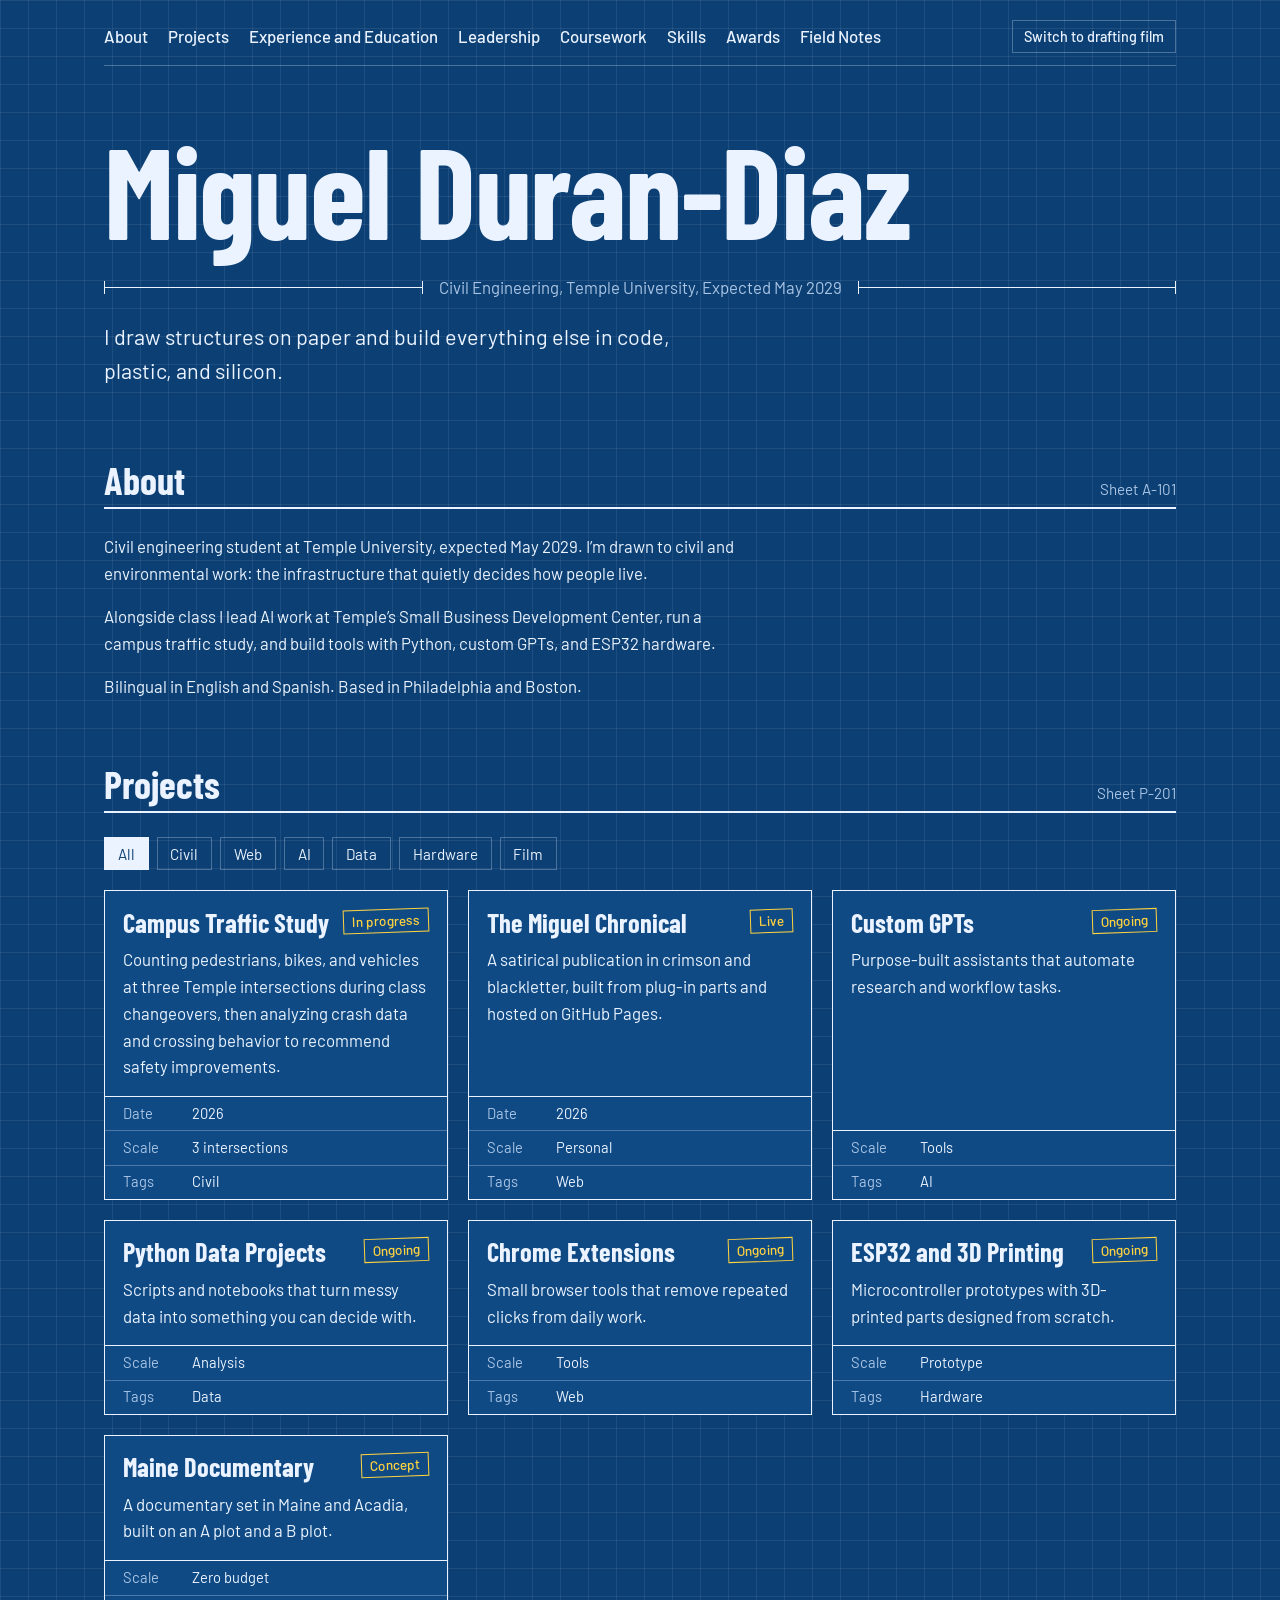
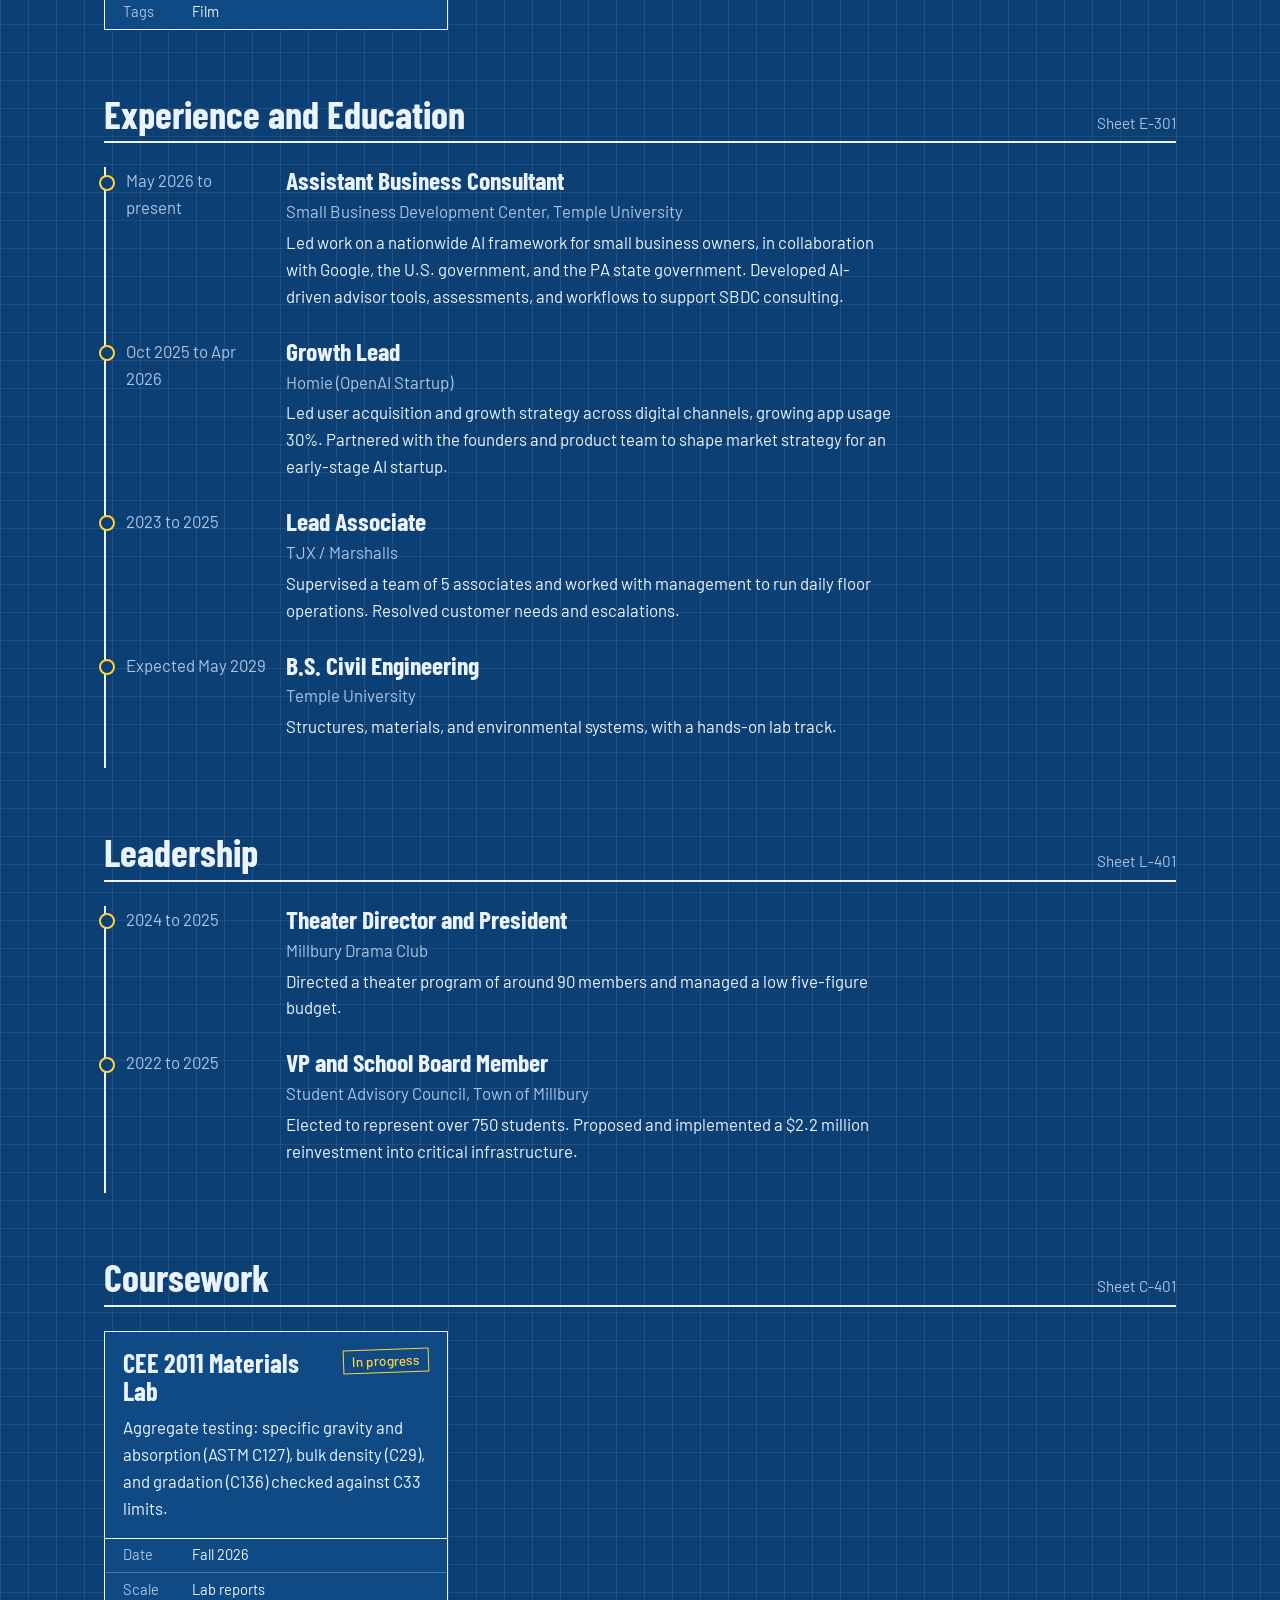
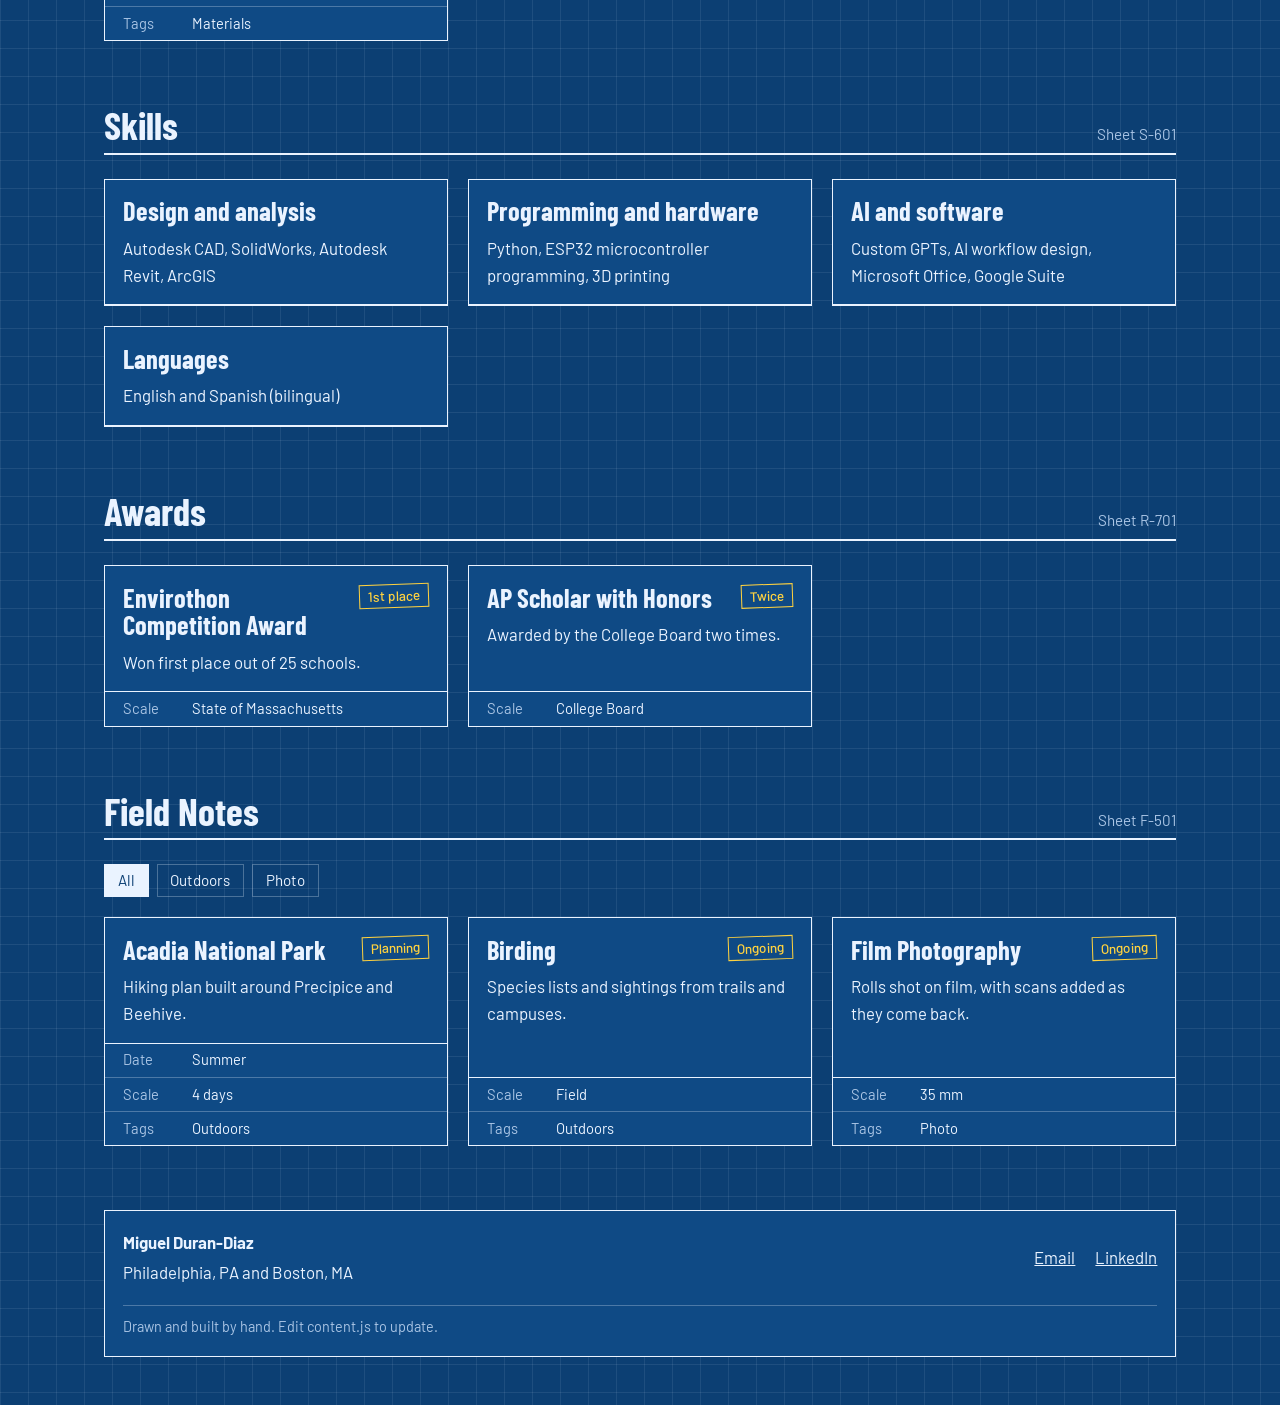
<file: index.html>
<!doctype html><html lang="en"><head><meta charset="utf-8"><meta name="viewport" content="width=device-width,initial-scale=1"><title>Miguel Duran-Diaz | Portfolio</title><meta name="description" content="I draw structures on paper and build everything else in code, plastic, and silicon."><link rel="preconnect" href="https://fonts.googleapis.com"><link rel="preconnect" href="https://fonts.gstatic.com" crossorigin><link href="https://fonts.googleapis.com/css2?family=Barlow+Condensed:wght@400;700&display=swap" rel="stylesheet"><link href="https://fonts.googleapis.com/css2?family=Barlow:wght@400;700&display=swap" rel="stylesheet"><style>:root{--bg:#eef2f4;--ink:#0c3f73;--mute:#47688a;--rule:#0c3f7340;--grid:#0c3f7313;--acc:#9a6200;--paper:#f8fbfc}
[data-theme=dark]{--bg:#0c3f73;--ink:#eaf3ff;--mute:#a9c4e4;--rule:#eaf3ff47;--grid:#eaf3ff15;--acc:#ffd23f;--paper:#0f4a85}
*{box-sizing:border-box}
html{scroll-behavior:smooth}
body{margin:0;background:var(--bg);color:var(--ink);font:400 1.05rem/1.6 Barlow,system-ui,sans-serif;
background-image:linear-gradient(var(--grid) 1px,transparent 1px),linear-gradient(90deg,var(--grid) 1px,transparent 1px);background-size:28px 28px}
#app{max-width:70rem;margin:0 auto;padding:1.25rem 1.5rem 3rem}
h1,h2,h3{font-family:'Barlow Condensed',Barlow,sans-serif;font-weight:700;line-height:1.05;margin:0}
a{color:inherit}
a:focus-visible,button:focus-visible{outline:2px solid var(--acc);outline-offset:3px}
.nav{display:flex;flex-wrap:wrap;gap:1.25rem;align-items:center;font-weight:500;border-bottom:1px solid var(--rule);padding-bottom:.75rem}
.nav a{text-decoration:none}.nav a:hover{text-decoration:underline;text-decoration-color:var(--acc);text-underline-offset:5px}
.theme{margin-left:auto;font:inherit;font-size:.9rem;color:var(--ink);background:none;border:1px solid var(--rule);padding:.25rem .7rem;cursor:pointer}
.theme:hover{border-color:var(--acc)}
h1{font-size:clamp(3.2rem,11vw,8rem);letter-spacing:-.01em;margin-top:3.5rem}
.dim{display:flex;align-items:center;gap:1rem;margin:1.1rem 0;color:var(--mute);animation:draw 1.2s ease-out}
.dim::before,.dim::after{content:"";flex:1;height:13px;background:linear-gradient(var(--ink),var(--ink)) left/1px 100% no-repeat,linear-gradient(var(--ink),var(--ink)) right/1px 100% no-repeat,linear-gradient(var(--ink),var(--ink)) center/100% 1px no-repeat}
@keyframes draw{from{clip-path:inset(0 100% 0 0)}to{clip-path:inset(0)}}
.tag{font-size:1.35rem;max-width:36rem;margin:0 0 4.5rem}
section{margin-bottom:4rem;scroll-margin-top:1rem}
.sh{display:flex;justify-content:space-between;align-items:baseline;gap:1rem;border-bottom:2px solid var(--ink);padding-bottom:.4rem;margin-bottom:1.5rem}
h2{font-size:2.4rem}.sheet{color:var(--mute);font-size:.95rem}
.prose{max-width:40rem}.prose p{margin:0 0 1rem}
.chips{display:flex;flex-wrap:wrap;gap:.5rem;margin-bottom:1.25rem}
.chips button{font:inherit;font-size:.95rem;color:var(--ink);background:none;border:1px solid var(--rule);padding:.2rem .8rem;cursor:pointer}
.chips button.on{background:var(--ink);color:var(--bg);border-color:var(--ink)}
.grid{display:grid;grid-template-columns:repeat(auto-fill,minmax(19rem,1fr));gap:1.25rem}
.card{background:var(--paper);border:1px solid var(--ink);padding:1.1rem 1.1rem 0;display:flex;flex-direction:column}
.card[hidden]{display:none}
.card header{display:flex;justify-content:space-between;align-items:flex-start;gap:.75rem}
.card h3{font-size:1.65rem}
.card p{margin:.6rem 0 1rem;flex:1}
.stamp{font-weight:500;font-size:.85rem;color:var(--acc);border:1px solid var(--acc);padding:0 .5rem;white-space:nowrap;transform:rotate(-2deg)}
.tb{display:grid;margin:0 -1.1rem;border-top:1px solid var(--ink)}
.tb div{display:flex;gap:.75rem;padding:.3rem 1.1rem;border-bottom:1px solid var(--rule);font-size:.92rem}
.tb div:last-child{border-bottom:0}
.tb dt{width:3.6rem;color:var(--mute)}.tb dd{margin:0}
.more{display:block;margin:0 -1.1rem;padding:.55rem 1.1rem;border-top:1px solid var(--ink);font-weight:500;text-decoration:none}
.more:hover{background:var(--ink);color:var(--bg)}
.tl{list-style:none;margin:0;padding:0;border-left:2px solid var(--ink)}
.tl li{display:grid;grid-template-columns:9rem 1fr;gap:1rem;padding:0 0 1.75rem 1.25rem;position:relative}
.tl li::before{content:"";position:absolute;left:-7px;top:.45rem;width:12px;height:12px;background:var(--bg);border:2px solid var(--acc);border-radius:50%}
.when{color:var(--mute)}.tl h3{font-size:1.6rem}.tl p{margin:.25rem 0 0;max-width:38rem}.tl .org{color:var(--mute)}
.foot{display:grid;grid-template-columns:1fr auto;gap:1rem 2rem;border:1px solid var(--ink);background:var(--paper);padding:1.1rem}
.foot p{margin:.2rem 0 0}.links{display:flex;gap:1.25rem;align-items:center}.small{grid-column:1/-1;color:var(--mute);font-size:.9rem;border-top:1px solid var(--rule);padding-top:.6rem}
@media(max-width:40rem){.tl li{grid-template-columns:1fr;gap:.2rem}.foot{grid-template-columns:1fr}.theme{margin-left:0}}
@media(prefers-reduced-motion:reduce){.dim{animation:none}html{scroll-behavior:auto}}

:root{--bg:#eef2f4;--ink:#0c3f73;--mute:#47688a;--acc:#9a6200;--paper:#f8fbfc;--rule:#0c3f7347;--grid:#0c3f7315}[data-theme=dark]{--bg:#0c3f73;--ink:#eaf3ff;--mute:#a9c4e4;--acc:#ffd23f;--paper:#0f4a85;--rule:#eaf3ff47;--grid:#eaf3ff15}
body{font-family:'Barlow',system-ui,sans-serif;background-size:28px 28px}h1,h2,h3{font-family:'Barlow Condensed','Barlow',sans-serif}#app{max-width:70rem}
</style></head><body><div id="app"></div><script type="application/json" id="site-data">{"name":"Miguel Duran-Diaz","role":"Civil Engineering, Temple University, Expected May 2029","tagline":"I draw structures on paper and build everything else in code, plastic, and silicon.","contact":{"email":"work.duran.miguel@gmail.com","github":"","linkedin":"https://www.linkedin.com/in/miguel-duran-diaz/","location":"Philadelphia, PA and Boston, MA"},"sections":[{"id":"about","title":"About","sheet":"A-101","type":"text","body":["Civil engineering student at Temple University, expected May 2029. I’m drawn to civil and environmental work: the infrastructure that quietly decides how people live.","Alongside class I lead AI work at Temple’s Small Business Development Center, run a campus traffic study, and build tools with Python, custom GPTs, and ESP32 hardware.","Bilingual in English and Spanish. Based in Philadelphia and Boston."]},{"id":"projects","title":"Projects","sheet":"P-201","type":"cards","items":[{"title":"Campus Traffic Study","status":"In progress","date":"2026","scale":"3 intersections","tags":["Civil"],"blurb":"Counting pedestrians, bikes, and vehicles at three Temple intersections during class changeovers, then analyzing crash data and crossing behavior to recommend safety improvements."},{"title":"The Miguel Chronical","status":"Live","date":"2026","scale":"Personal","tags":["Web"],"blurb":"A satirical publication in crimson and blackletter, built from plug-in parts and hosted on GitHub Pages."},{"title":"Custom GPTs","status":"Ongoing","scale":"Tools","tags":["AI"],"blurb":"Purpose-built assistants that automate research and workflow tasks."},{"title":"Python Data Projects","status":"Ongoing","scale":"Analysis","tags":["Data"],"blurb":"Scripts and notebooks that turn messy data into something you can decide with."},{"title":"Chrome Extensions","status":"Ongoing","scale":"Tools","tags":["Web"],"blurb":"Small browser tools that remove repeated clicks from daily work."},{"title":"ESP32 and 3D Printing","status":"Ongoing","scale":"Prototype","tags":["Hardware"],"blurb":"Microcontroller prototypes with 3D-printed parts designed from scratch."},{"title":"Maine Documentary","status":"Concept","scale":"Zero budget","tags":["Film"],"blurb":"A documentary set in Maine and Acadia, built on an A plot and a B plot."}]},{"id":"experience","title":"Experience and Education","sheet":"E-301","type":"timeline","items":[{"when":"May 2026 to present","what":"Assistant Business Consultant","where":"Small Business Development Center, Temple University","blurb":"Led work on a nationwide AI framework for small business owners, in collaboration with Google, the U.S. government, and the PA state government. Developed AI-driven advisor tools, assessments, and workflows to support SBDC consulting."},{"when":"Oct 2025 to Apr 2026","what":"Growth Lead","where":"Homie (OpenAI Startup)","blurb":"Led user acquisition and growth strategy across digital channels, growing app usage 30%. Partnered with the founders and product team to shape market strategy for an early-stage AI startup."},{"when":"2023 to 2025","what":"Lead Associate","where":"TJX / Marshalls","blurb":"Supervised a team of 5 associates and worked with management to run daily floor operations. Resolved customer needs and escalations."},{"when":"Expected May 2029","what":"B.S. Civil Engineering","where":"Temple University","blurb":"Structures, materials, and environmental systems, with a hands-on lab track."}]},{"id":"leadership","title":"Leadership","sheet":"L-401","type":"timeline","items":[{"when":"2024 to 2025","what":"Theater Director and President","where":"Millbury Drama Club","blurb":"Directed a theater program of around 90 members and managed a low five-figure budget."},{"when":"2022 to 2025","what":"VP and School Board Member","where":"Student Advisory Council, Town of Millbury","blurb":"Elected to represent over 750 students. Proposed and implemented a $2.2 million reinvestment into critical infrastructure."}]},{"id":"coursework","title":"Coursework","sheet":"C-401","type":"cards","items":[{"title":"CEE 2011 Materials Lab","status":"In progress","date":"Fall 2026","scale":"Lab reports","tags":["Materials"],"blurb":"Aggregate testing: specific gravity and absorption (ASTM C127), bulk density (C29), and gradation (C136) checked against C33 limits."}]},{"id":"skills","title":"Skills","sheet":"S-601","type":"cards","items":[{"title":"Design and analysis","blurb":"Autodesk CAD, SolidWorks, Autodesk Revit, ArcGIS"},{"title":"Programming and hardware","blurb":"Python, ESP32 microcontroller programming, 3D printing"},{"title":"AI and software","blurb":"Custom GPTs, AI workflow design, Microsoft Office, Google Suite"},{"title":"Languages","blurb":"English and Spanish (bilingual)"}]},{"id":"awards","title":"Awards","sheet":"R-701","type":"cards","items":[{"title":"Envirothon Competition Award","status":"1st place","scale":"State of Massachusetts","blurb":"Won first place out of 25 schools."},{"title":"AP Scholar with Honors","status":"Twice","scale":"College Board","blurb":"Awarded by the College Board two times."}]},{"id":"field","title":"Field Notes","sheet":"F-501","type":"cards","items":[{"title":"Acadia National Park","status":"Planning","date":"Summer","scale":"4 days","tags":["Outdoors"],"blurb":"Hiking plan built around Precipice and Beehive."},{"title":"Birding","status":"Ongoing","scale":"Field","tags":["Outdoors"],"blurb":"Species lists and sightings from trails and campuses."},{"title":"Film Photography","status":"Ongoing","scale":"35 mm","tags":["Photo"],"blurb":"Rolls shot on film, with scans added as they come back."}]}],"design":{"dark":{"bg":"#0c3f73","ink":"#eaf3ff","mute":"#a9c4e4","acc":"#ffd23f","paper":"#0f4a85"},"light":{"bg":"#eef2f4","ink":"#0c3f73","mute":"#47688a","acc":"#9a6200","paper":"#f8fbfc"},"theme":"dark","head":"Barlow Condensed","body":"Barlow","grid":28,"width":70,"css":""}}</script><script>window.SITE=JSON.parse(document.getElementById('site-data').textContent);(()=>{const S=window.SITE,$=s=>document.querySelector(s);
const h=(t,c,...k)=>{const e=document.createElement(t);if(c)e.className=c;k.flat(2).forEach(x=>e.append(x&&x.nodeType?x:document.createTextNode(x==null?'':x)));return e};
const a=(u,t,c)=>{const e=h('a',c||'',t);e.href=u;if(/^https?:/.test(u)){e.target='_blank';e.rel='noopener'}return e};
const card=i=>{const tags=i.tags||[],c=h('article','card');c.dataset.tags=tags.join('|');
c.append(h('header','',h('h3','',i.title),i.status?h('span','stamp',i.status):''),h('p','',i.blurb),
h('dl','tb',[['Date',i.date],['Scale',i.scale],['Tags',tags.join(', ')]].filter(r=>r[1]).map(r=>h('div','',h('dt','',r[0]),h('dd','',r[1])))));
if(i.link)c.append(a(i.link,i.linkText||'View project','more'));return c};
const R={text:s=>h('div','prose',s.body.map(p=>h('p','',p))),
cards:s=>{const g=h('div','grid'),w=h('div'),tags=[...new Set(s.items.flatMap(i=>i.tags||[]))];
if(tags.length>1){const bar=h('div','chips');['All',...tags].forEach((t,n)=>{const b=h('button',n?'':'on',t);
b.onclick=()=>{bar.querySelectorAll('button').forEach(x=>x.classList.toggle('on',x===b));
g.querySelectorAll('.card').forEach(c=>c.hidden=!!n&&!c.dataset.tags.split('|').includes(t))};bar.append(b)});w.append(bar)}
s.items.forEach(i=>g.append(card(i)));w.append(g);return w},
timeline:s=>h('ol','tl',s.items.map(i=>h('li','',h('span','when',i.when),h('div','',h('h3','',i.what),i.where?h('p','org',i.where):'',h('p','',i.blurb)))))};
const sec=s=>{const e=h('section','',h('div','sh',h('h2','',s.title),s.sheet?h('span','sheet','Sheet '+s.sheet):''),(R[s.type]||R.text)(s));e.id=s.id;return e};
const ct=S.contact||{},tg=h('button','theme','');
const setT=m=>{document.documentElement.dataset.theme=m;tg.textContent=m==='dark'?'Switch to drafting film':'Switch to blueprint';try{localStorage.setItem('theme',m)}catch(e){}};
tg.onclick=()=>setT(document.documentElement.dataset.theme==='dark'?'light':'dark');
let saved;try{saved=localStorage.getItem('theme')}catch(e){}setT((window.__pv?0:saved)||(S.design&&S.design.theme)||'dark');
document.title=S.name+' | Portfolio';
const links=[['Email',ct.email&&'mailto:'+ct.email],['GitHub',ct.github],['LinkedIn',ct.linkedin]].filter(l=>l[1]).map(l=>a(l[1],l[0]));
$('#app').replaceChildren(
h('header','top',h('nav','nav',S.sections.map(s=>a('#'+s.id,s.title)),tg),h('h1','',S.name),h('div','dim',h('span','',S.role)),h('p','tag',S.tagline)),
h('main','',S.sections.map(sec)),
h('footer','foot',h('div','',h('strong','',S.name),h('p','',ct.location||'')),h('div','links',links),h('p','small','Drawn and built by hand. Edit content.js to update.')));
})();
</script></body></html>
</file>
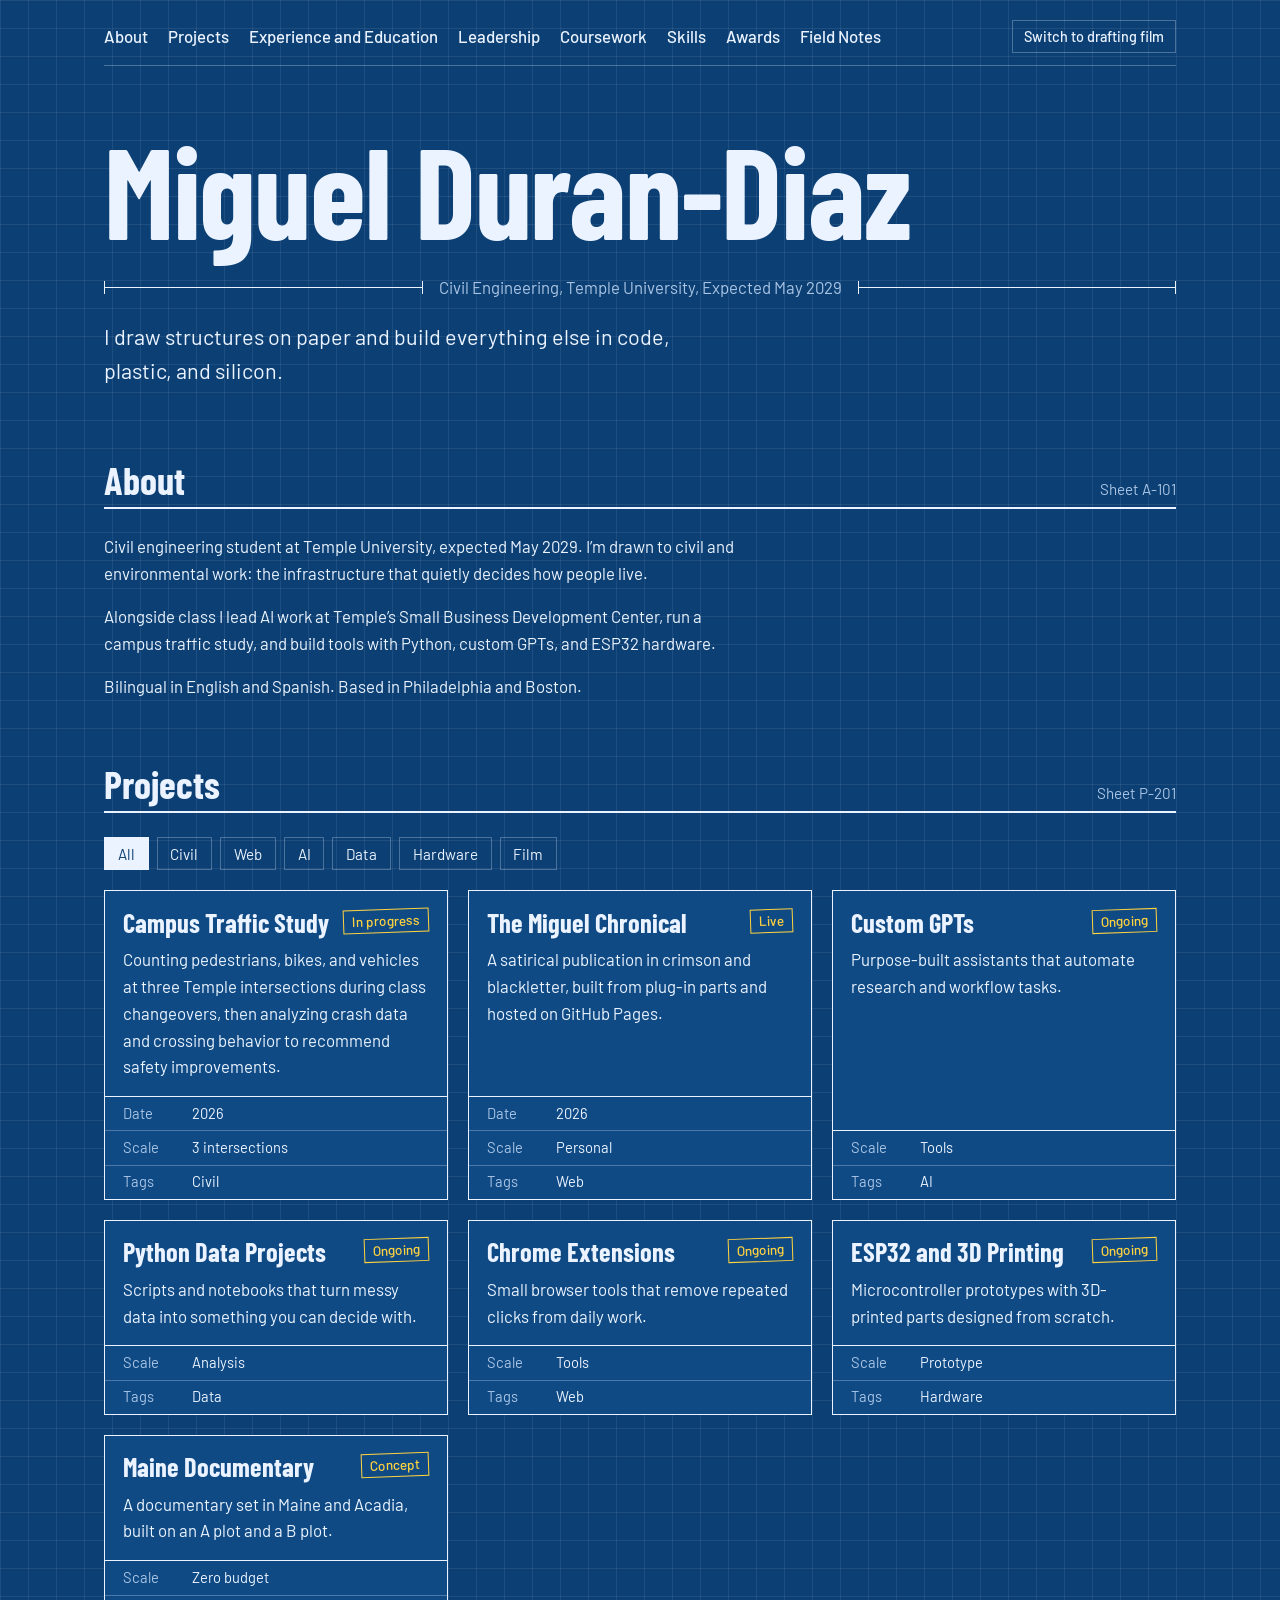
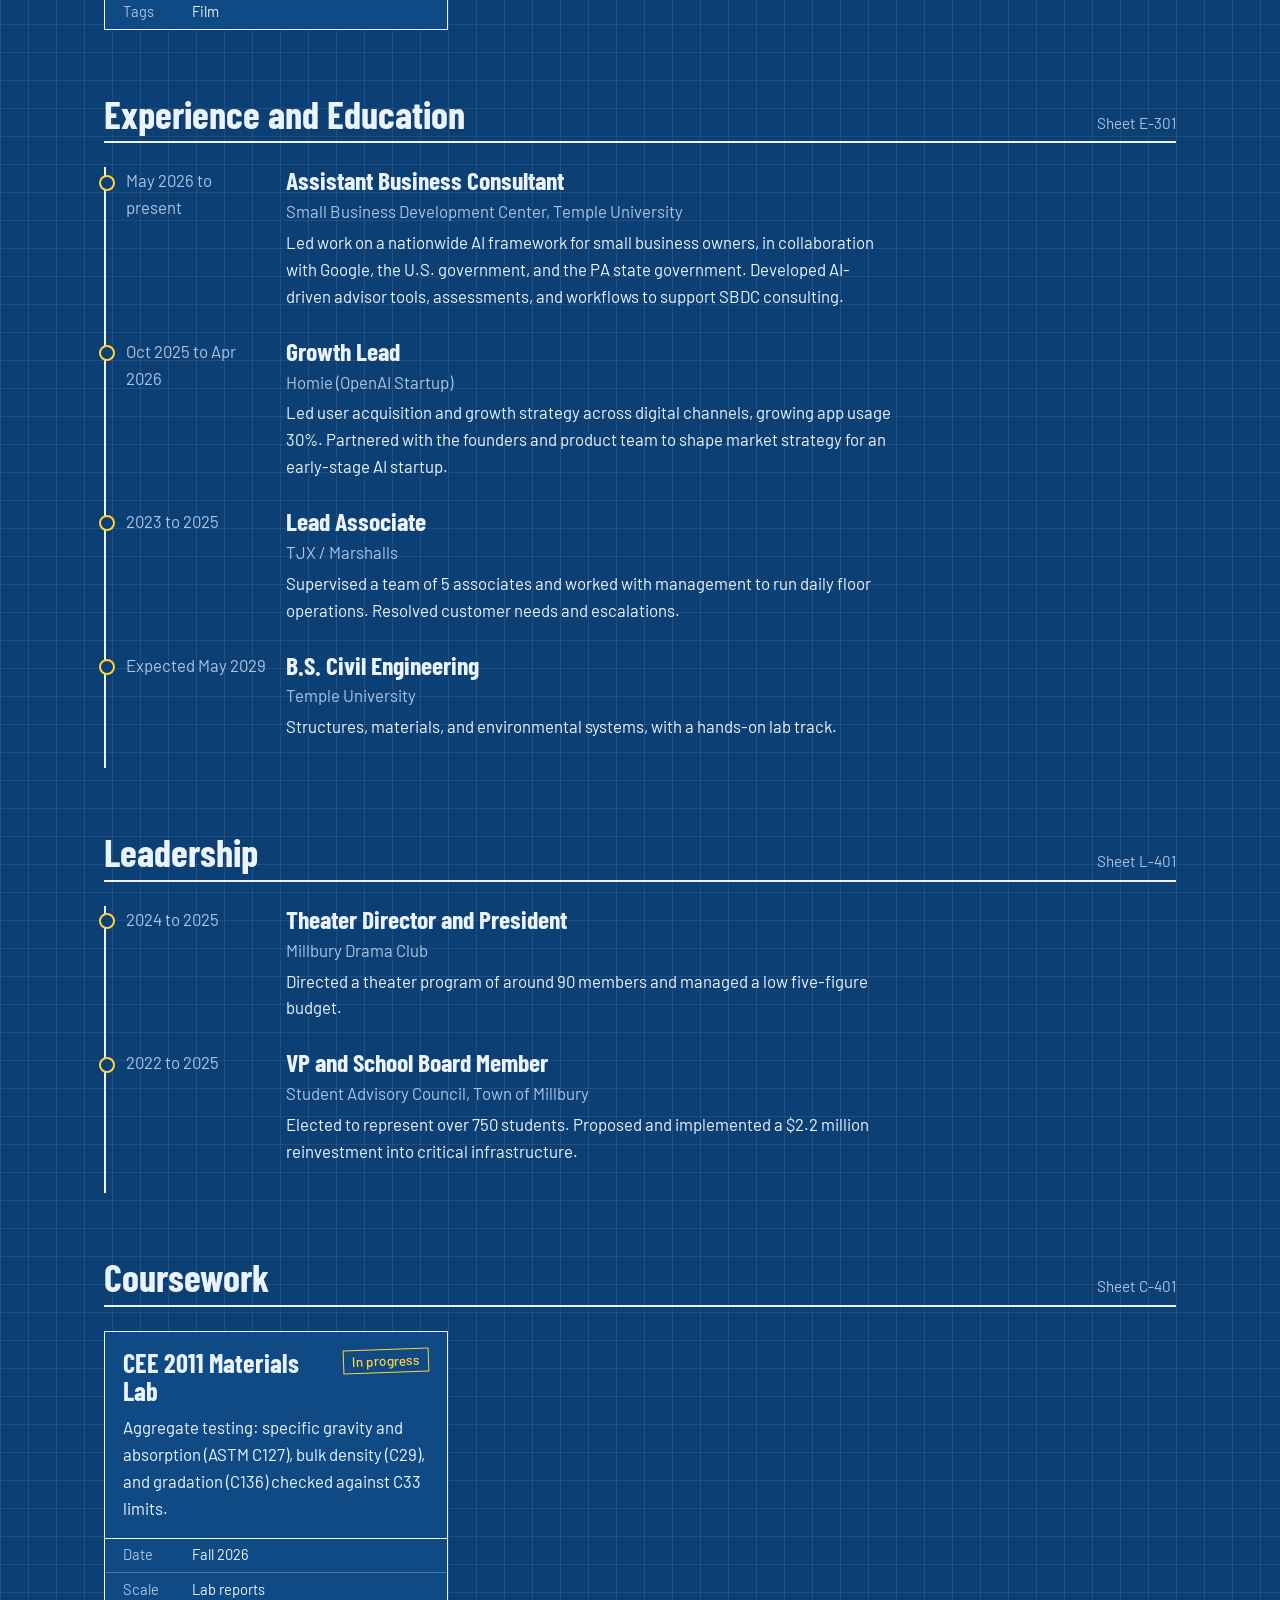
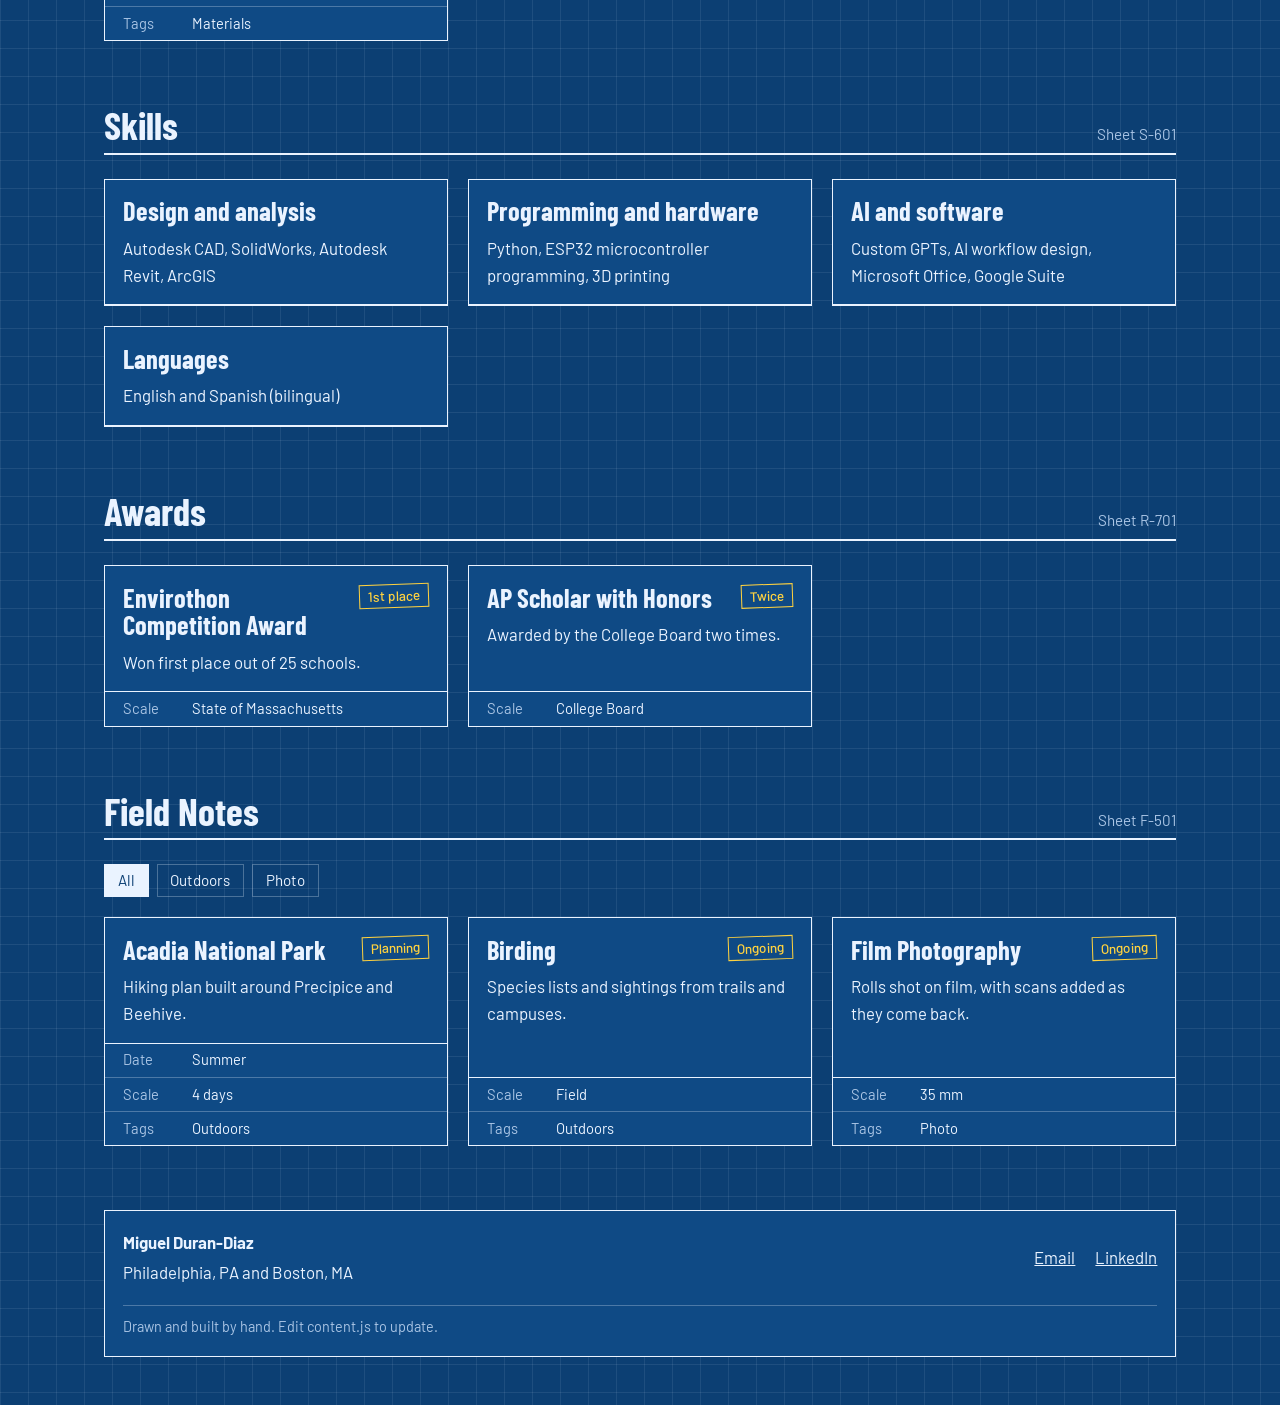
<file: index (1).html>
<!doctype html><html lang="en"><head><meta charset="utf-8"><meta name="viewport" content="width=device-width,initial-scale=1"><title>Miguel Duran-Diaz | Portfolio</title><meta name="description" content="I draw structures on paper and build everything else in code, plastic, and silicon."><link rel="preconnect" href="https://fonts.googleapis.com"><link rel="preconnect" href="https://fonts.gstatic.com" crossorigin><link href="https://fonts.googleapis.com/css2?family=Barlow+Condensed:wght@400;700&display=swap" rel="stylesheet"><link href="https://fonts.googleapis.com/css2?family=Barlow:wght@400;700&display=swap" rel="stylesheet"><style>:root{--bg:#eef2f4;--ink:#0c3f73;--mute:#47688a;--rule:#0c3f7340;--grid:#0c3f7313;--acc:#9a6200;--paper:#f8fbfc}
[data-theme=dark]{--bg:#0c3f73;--ink:#eaf3ff;--mute:#a9c4e4;--rule:#eaf3ff47;--grid:#eaf3ff15;--acc:#ffd23f;--paper:#0f4a85}
*{box-sizing:border-box}
html{scroll-behavior:smooth}
body{margin:0;background:var(--bg);color:var(--ink);font:400 1.05rem/1.6 Barlow,system-ui,sans-serif;
background-image:linear-gradient(var(--grid) 1px,transparent 1px),linear-gradient(90deg,var(--grid) 1px,transparent 1px);background-size:28px 28px}
#app{max-width:70rem;margin:0 auto;padding:1.25rem 1.5rem 3rem}
h1,h2,h3{font-family:'Barlow Condensed',Barlow,sans-serif;font-weight:700;line-height:1.05;margin:0}
a{color:inherit}
a:focus-visible,button:focus-visible{outline:2px solid var(--acc);outline-offset:3px}
.nav{display:flex;flex-wrap:wrap;gap:1.25rem;align-items:center;font-weight:500;border-bottom:1px solid var(--rule);padding-bottom:.75rem}
.nav a{text-decoration:none}.nav a:hover{text-decoration:underline;text-decoration-color:var(--acc);text-underline-offset:5px}
.theme{margin-left:auto;font:inherit;font-size:.9rem;color:var(--ink);background:none;border:1px solid var(--rule);padding:.25rem .7rem;cursor:pointer}
.theme:hover{border-color:var(--acc)}
h1{font-size:clamp(3.2rem,11vw,8rem);letter-spacing:-.01em;margin-top:3.5rem}
.dim{display:flex;align-items:center;gap:1rem;margin:1.1rem 0;color:var(--mute);animation:draw 1.2s ease-out}
.dim::before,.dim::after{content:"";flex:1;height:13px;background:linear-gradient(var(--ink),var(--ink)) left/1px 100% no-repeat,linear-gradient(var(--ink),var(--ink)) right/1px 100% no-repeat,linear-gradient(var(--ink),var(--ink)) center/100% 1px no-repeat}
@keyframes draw{from{clip-path:inset(0 100% 0 0)}to{clip-path:inset(0)}}
.tag{font-size:1.35rem;max-width:36rem;margin:0 0 4.5rem}
section{margin-bottom:4rem;scroll-margin-top:1rem}
.sh{display:flex;justify-content:space-between;align-items:baseline;gap:1rem;border-bottom:2px solid var(--ink);padding-bottom:.4rem;margin-bottom:1.5rem}
h2{font-size:2.4rem}.sheet{color:var(--mute);font-size:.95rem}
.prose{max-width:40rem}.prose p{margin:0 0 1rem}
.chips{display:flex;flex-wrap:wrap;gap:.5rem;margin-bottom:1.25rem}
.chips button{font:inherit;font-size:.95rem;color:var(--ink);background:none;border:1px solid var(--rule);padding:.2rem .8rem;cursor:pointer}
.chips button.on{background:var(--ink);color:var(--bg);border-color:var(--ink)}
.grid{display:grid;grid-template-columns:repeat(auto-fill,minmax(19rem,1fr));gap:1.25rem}
.card{background:var(--paper);border:1px solid var(--ink);padding:1.1rem 1.1rem 0;display:flex;flex-direction:column}
.card[hidden]{display:none}
.card header{display:flex;justify-content:space-between;align-items:flex-start;gap:.75rem}
.card h3{font-size:1.65rem}
.card p{margin:.6rem 0 1rem;flex:1}
.stamp{font-weight:500;font-size:.85rem;color:var(--acc);border:1px solid var(--acc);padding:0 .5rem;white-space:nowrap;transform:rotate(-2deg)}
.tb{display:grid;margin:0 -1.1rem;border-top:1px solid var(--ink)}
.tb div{display:flex;gap:.75rem;padding:.3rem 1.1rem;border-bottom:1px solid var(--rule);font-size:.92rem}
.tb div:last-child{border-bottom:0}
.tb dt{width:3.6rem;color:var(--mute)}.tb dd{margin:0}
.more{display:block;margin:0 -1.1rem;padding:.55rem 1.1rem;border-top:1px solid var(--ink);font-weight:500;text-decoration:none}
.more:hover{background:var(--ink);color:var(--bg)}
.tl{list-style:none;margin:0;padding:0;border-left:2px solid var(--ink)}
.tl li{display:grid;grid-template-columns:9rem 1fr;gap:1rem;padding:0 0 1.75rem 1.25rem;position:relative}
.tl li::before{content:"";position:absolute;left:-7px;top:.45rem;width:12px;height:12px;background:var(--bg);border:2px solid var(--acc);border-radius:50%}
.when{color:var(--mute)}.tl h3{font-size:1.6rem}.tl p{margin:.25rem 0 0;max-width:38rem}.tl .org{color:var(--mute)}
.foot{display:grid;grid-template-columns:1fr auto;gap:1rem 2rem;border:1px solid var(--ink);background:var(--paper);padding:1.1rem}
.foot p{margin:.2rem 0 0}.links{display:flex;gap:1.25rem;align-items:center}.small{grid-column:1/-1;color:var(--mute);font-size:.9rem;border-top:1px solid var(--rule);padding-top:.6rem}
@media(max-width:40rem){.tl li{grid-template-columns:1fr;gap:.2rem}.foot{grid-template-columns:1fr}.theme{margin-left:0}}
@media(prefers-reduced-motion:reduce){.dim{animation:none}html{scroll-behavior:auto}}

:root{--bg:#eef2f4;--ink:#0c3f73;--mute:#47688a;--acc:#9a6200;--paper:#f8fbfc;--rule:#0c3f7347;--grid:#0c3f7315}[data-theme=dark]{--bg:#0c3f73;--ink:#eaf3ff;--mute:#a9c4e4;--acc:#ffd23f;--paper:#0f4a85;--rule:#eaf3ff47;--grid:#eaf3ff15}
body{font-family:'Barlow',system-ui,sans-serif;background-size:28px 28px}h1,h2,h3{font-family:'Barlow Condensed','Barlow',sans-serif}#app{max-width:70rem}
</style></head><body><div id="app"></div><script type="application/json" id="site-data">{"name":"Miguel Duran-Diaz","role":"Civil Engineering, Temple University, Expected May 2029","tagline":"I draw structures on paper and build everything else in code, plastic, and silicon.","contact":{"email":"work.duran.miguel@gmail.com","github":"","linkedin":"https://www.linkedin.com/in/miguel-duran-diaz/","location":"Philadelphia, PA and Boston, MA"},"sections":[{"id":"about","title":"About","sheet":"A-101","type":"text","body":["Civil engineering student at Temple University, expected May 2029. I’m drawn to civil and environmental work: the infrastructure that quietly decides how people live.","Alongside class I lead AI work at Temple’s Small Business Development Center, run a campus traffic study, and build tools with Python, custom GPTs, and ESP32 hardware.","Bilingual in English and Spanish. Based in Philadelphia and Boston."]},{"id":"projects","title":"Projects","sheet":"P-201","type":"cards","items":[{"title":"Campus Traffic Study","status":"In progress","date":"2026","scale":"3 intersections","tags":["Civil"],"blurb":"Counting pedestrians, bikes, and vehicles at three Temple intersections during class changeovers, then analyzing crash data and crossing behavior to recommend safety improvements."},{"title":"The Miguel Chronical","status":"Live","date":"2026","scale":"Personal","tags":["Web"],"blurb":"A satirical publication in crimson and blackletter, built from plug-in parts and hosted on GitHub Pages."},{"title":"Custom GPTs","status":"Ongoing","scale":"Tools","tags":["AI"],"blurb":"Purpose-built assistants that automate research and workflow tasks."},{"title":"Python Data Projects","status":"Ongoing","scale":"Analysis","tags":["Data"],"blurb":"Scripts and notebooks that turn messy data into something you can decide with."},{"title":"Chrome Extensions","status":"Ongoing","scale":"Tools","tags":["Web"],"blurb":"Small browser tools that remove repeated clicks from daily work."},{"title":"ESP32 and 3D Printing","status":"Ongoing","scale":"Prototype","tags":["Hardware"],"blurb":"Microcontroller prototypes with 3D-printed parts designed from scratch."},{"title":"Maine Documentary","status":"Concept","scale":"Zero budget","tags":["Film"],"blurb":"A documentary set in Maine and Acadia, built on an A plot and a B plot."}]},{"id":"experience","title":"Experience and Education","sheet":"E-301","type":"timeline","items":[{"when":"May 2026 to present","what":"Assistant Business Consultant","where":"Small Business Development Center, Temple University","blurb":"Led work on a nationwide AI framework for small business owners, in collaboration with Google, the U.S. government, and the PA state government. Developed AI-driven advisor tools, assessments, and workflows to support SBDC consulting."},{"when":"Oct 2025 to Apr 2026","what":"Growth Lead","where":"Homie (OpenAI Startup)","blurb":"Led user acquisition and growth strategy across digital channels, growing app usage 30%. Partnered with the founders and product team to shape market strategy for an early-stage AI startup."},{"when":"2023 to 2025","what":"Lead Associate","where":"TJX / Marshalls","blurb":"Supervised a team of 5 associates and worked with management to run daily floor operations. Resolved customer needs and escalations."},{"when":"Expected May 2029","what":"B.S. Civil Engineering","where":"Temple University","blurb":"Structures, materials, and environmental systems, with a hands-on lab track."}]},{"id":"leadership","title":"Leadership","sheet":"L-401","type":"timeline","items":[{"when":"2024 to 2025","what":"Theater Director and President","where":"Millbury Drama Club","blurb":"Directed a theater program of around 90 members and managed a low five-figure budget."},{"when":"2022 to 2025","what":"VP and School Board Member","where":"Student Advisory Council, Town of Millbury","blurb":"Elected to represent over 750 students. Proposed and implemented a $2.2 million reinvestment into critical infrastructure."}]},{"id":"coursework","title":"Coursework","sheet":"C-401","type":"cards","items":[{"title":"CEE 2011 Materials Lab","status":"In progress","date":"Fall 2026","scale":"Lab reports","tags":["Materials"],"blurb":"Aggregate testing: specific gravity and absorption (ASTM C127), bulk density (C29), and gradation (C136) checked against C33 limits."}]},{"id":"skills","title":"Skills","sheet":"S-601","type":"cards","items":[{"title":"Design and analysis","blurb":"Autodesk CAD, SolidWorks, Autodesk Revit, ArcGIS"},{"title":"Programming and hardware","blurb":"Python, ESP32 microcontroller programming, 3D printing"},{"title":"AI and software","blurb":"Custom GPTs, AI workflow design, Microsoft Office, Google Suite"},{"title":"Languages","blurb":"English and Spanish (bilingual)"}]},{"id":"awards","title":"Awards","sheet":"R-701","type":"cards","items":[{"title":"Envirothon Competition Award","status":"1st place","scale":"State of Massachusetts","blurb":"Won first place out of 25 schools."},{"title":"AP Scholar with Honors","status":"Twice","scale":"College Board","blurb":"Awarded by the College Board two times."}]},{"id":"field","title":"Field Notes","sheet":"F-501","type":"cards","items":[{"title":"Acadia National Park","status":"Planning","date":"Summer","scale":"4 days","tags":["Outdoors"],"blurb":"Hiking plan built around Precipice and Beehive."},{"title":"Birding","status":"Ongoing","scale":"Field","tags":["Outdoors"],"blurb":"Species lists and sightings from trails and campuses."},{"title":"Film Photography","status":"Ongoing","scale":"35 mm","tags":["Photo"],"blurb":"Rolls shot on film, with scans added as they come back."}]}],"design":{"dark":{"bg":"#0c3f73","ink":"#eaf3ff","mute":"#a9c4e4","acc":"#ffd23f","paper":"#0f4a85"},"light":{"bg":"#eef2f4","ink":"#0c3f73","mute":"#47688a","acc":"#9a6200","paper":"#f8fbfc"},"theme":"dark","head":"Barlow Condensed","body":"Barlow","grid":28,"width":70,"css":""}}</script><script>window.SITE=JSON.parse(document.getElementById('site-data').textContent);(()=>{const S=window.SITE,$=s=>document.querySelector(s);
const h=(t,c,...k)=>{const e=document.createElement(t);if(c)e.className=c;k.flat(2).forEach(x=>e.append(x&&x.nodeType?x:document.createTextNode(x==null?'':x)));return e};
const a=(u,t,c)=>{const e=h('a',c||'',t);e.href=u;if(/^https?:/.test(u)){e.target='_blank';e.rel='noopener'}return e};
const card=i=>{const tags=i.tags||[],c=h('article','card');c.dataset.tags=tags.join('|');
c.append(h('header','',h('h3','',i.title),i.status?h('span','stamp',i.status):''),h('p','',i.blurb),
h('dl','tb',[['Date',i.date],['Scale',i.scale],['Tags',tags.join(', ')]].filter(r=>r[1]).map(r=>h('div','',h('dt','',r[0]),h('dd','',r[1])))));
if(i.link)c.append(a(i.link,i.linkText||'View project','more'));return c};
const R={text:s=>h('div','prose',s.body.map(p=>h('p','',p))),
cards:s=>{const g=h('div','grid'),w=h('div'),tags=[...new Set(s.items.flatMap(i=>i.tags||[]))];
if(tags.length>1){const bar=h('div','chips');['All',...tags].forEach((t,n)=>{const b=h('button',n?'':'on',t);
b.onclick=()=>{bar.querySelectorAll('button').forEach(x=>x.classList.toggle('on',x===b));
g.querySelectorAll('.card').forEach(c=>c.hidden=!!n&&!c.dataset.tags.split('|').includes(t))};bar.append(b)});w.append(bar)}
s.items.forEach(i=>g.append(card(i)));w.append(g);return w},
timeline:s=>h('ol','tl',s.items.map(i=>h('li','',h('span','when',i.when),h('div','',h('h3','',i.what),i.where?h('p','org',i.where):'',h('p','',i.blurb)))))};
const sec=s=>{const e=h('section','',h('div','sh',h('h2','',s.title),s.sheet?h('span','sheet','Sheet '+s.sheet):''),(R[s.type]||R.text)(s));e.id=s.id;return e};
const ct=S.contact||{},tg=h('button','theme','');
const setT=m=>{document.documentElement.dataset.theme=m;tg.textContent=m==='dark'?'Switch to drafting film':'Switch to blueprint';try{localStorage.setItem('theme',m)}catch(e){}};
tg.onclick=()=>setT(document.documentElement.dataset.theme==='dark'?'light':'dark');
let saved;try{saved=localStorage.getItem('theme')}catch(e){}setT((window.__pv?0:saved)||(S.design&&S.design.theme)||'dark');
document.title=S.name+' | Portfolio';
const links=[['Email',ct.email&&'mailto:'+ct.email],['GitHub',ct.github],['LinkedIn',ct.linkedin]].filter(l=>l[1]).map(l=>a(l[1],l[0]));
$('#app').replaceChildren(
h('header','top',h('nav','nav',S.sections.map(s=>a('#'+s.id,s.title)),tg),h('h1','',S.name),h('div','dim',h('span','',S.role)),h('p','tag',S.tagline)),
h('main','',S.sections.map(sec)),
h('footer','foot',h('div','',h('strong','',S.name),h('p','',ct.location||'')),h('div','links',links),h('p','small','Drawn and built by hand. Edit content.js to update.')));
})();
</script></body></html>
</file>
